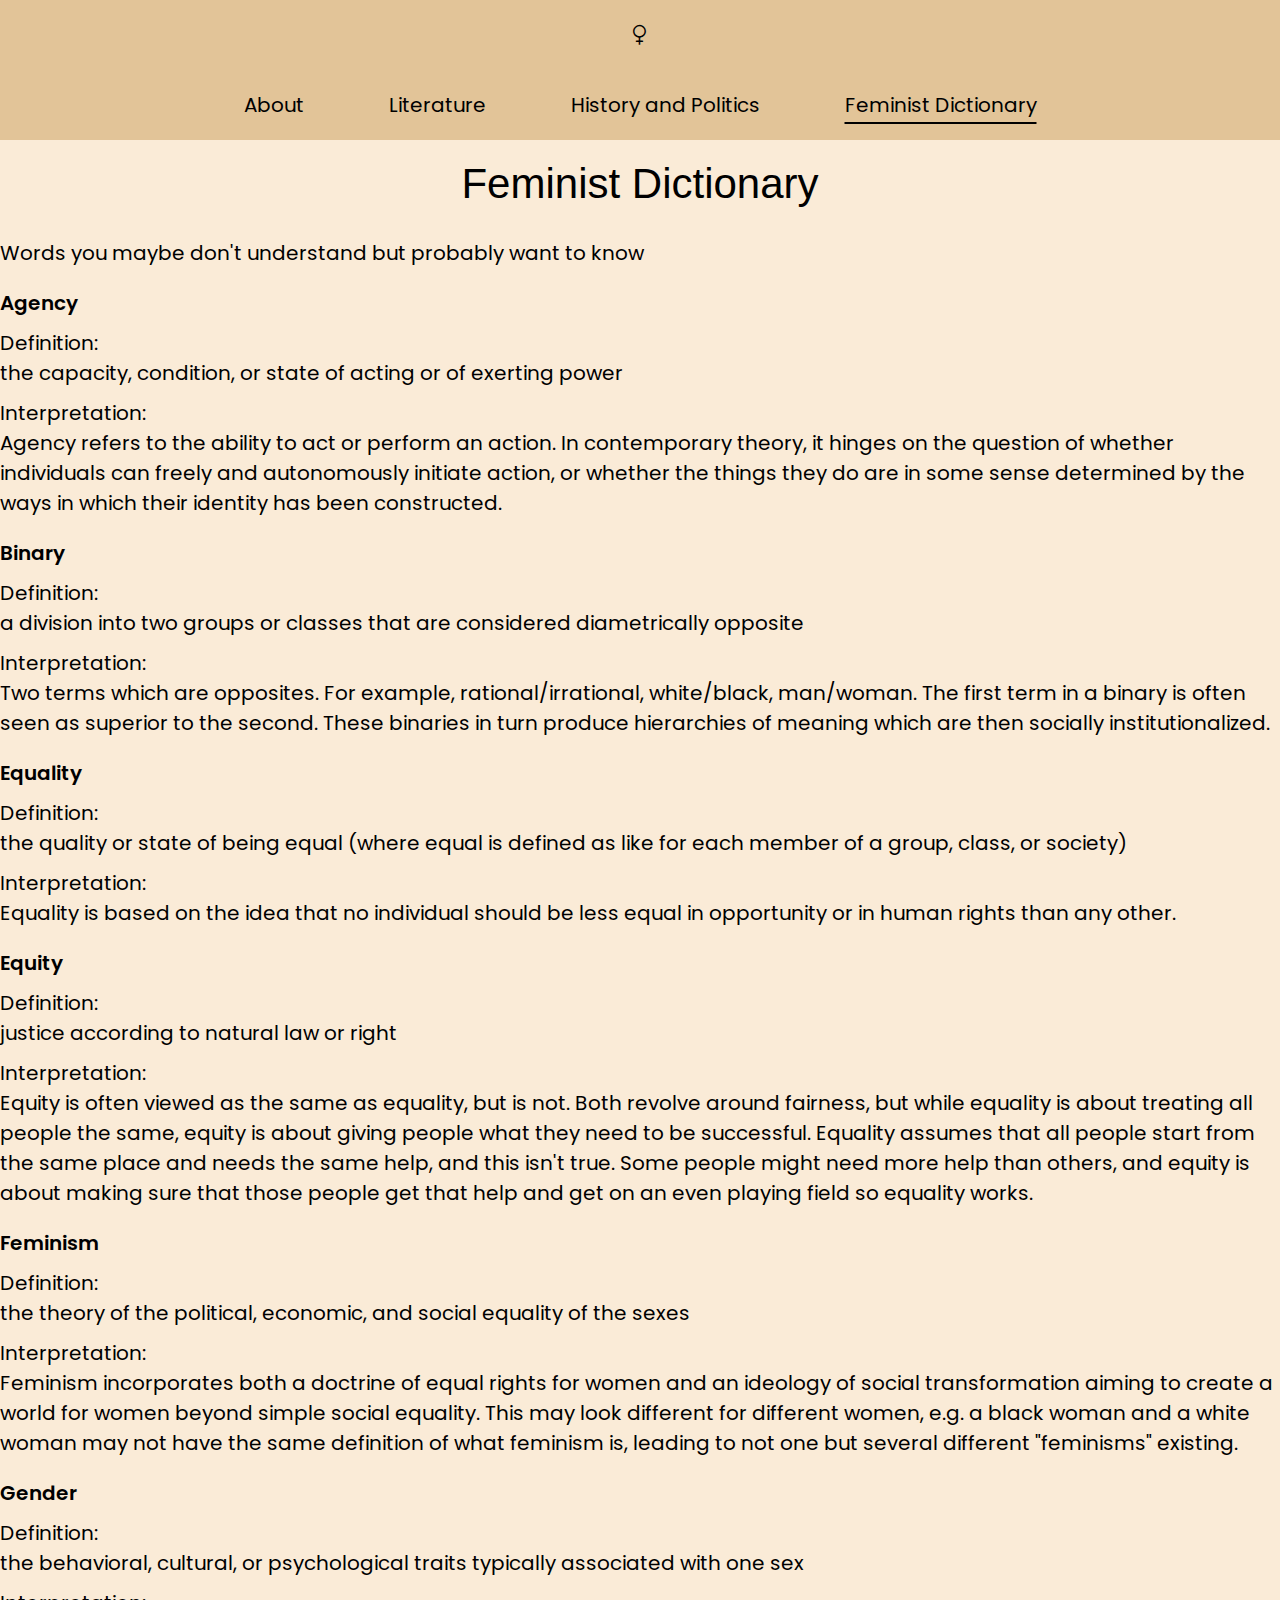
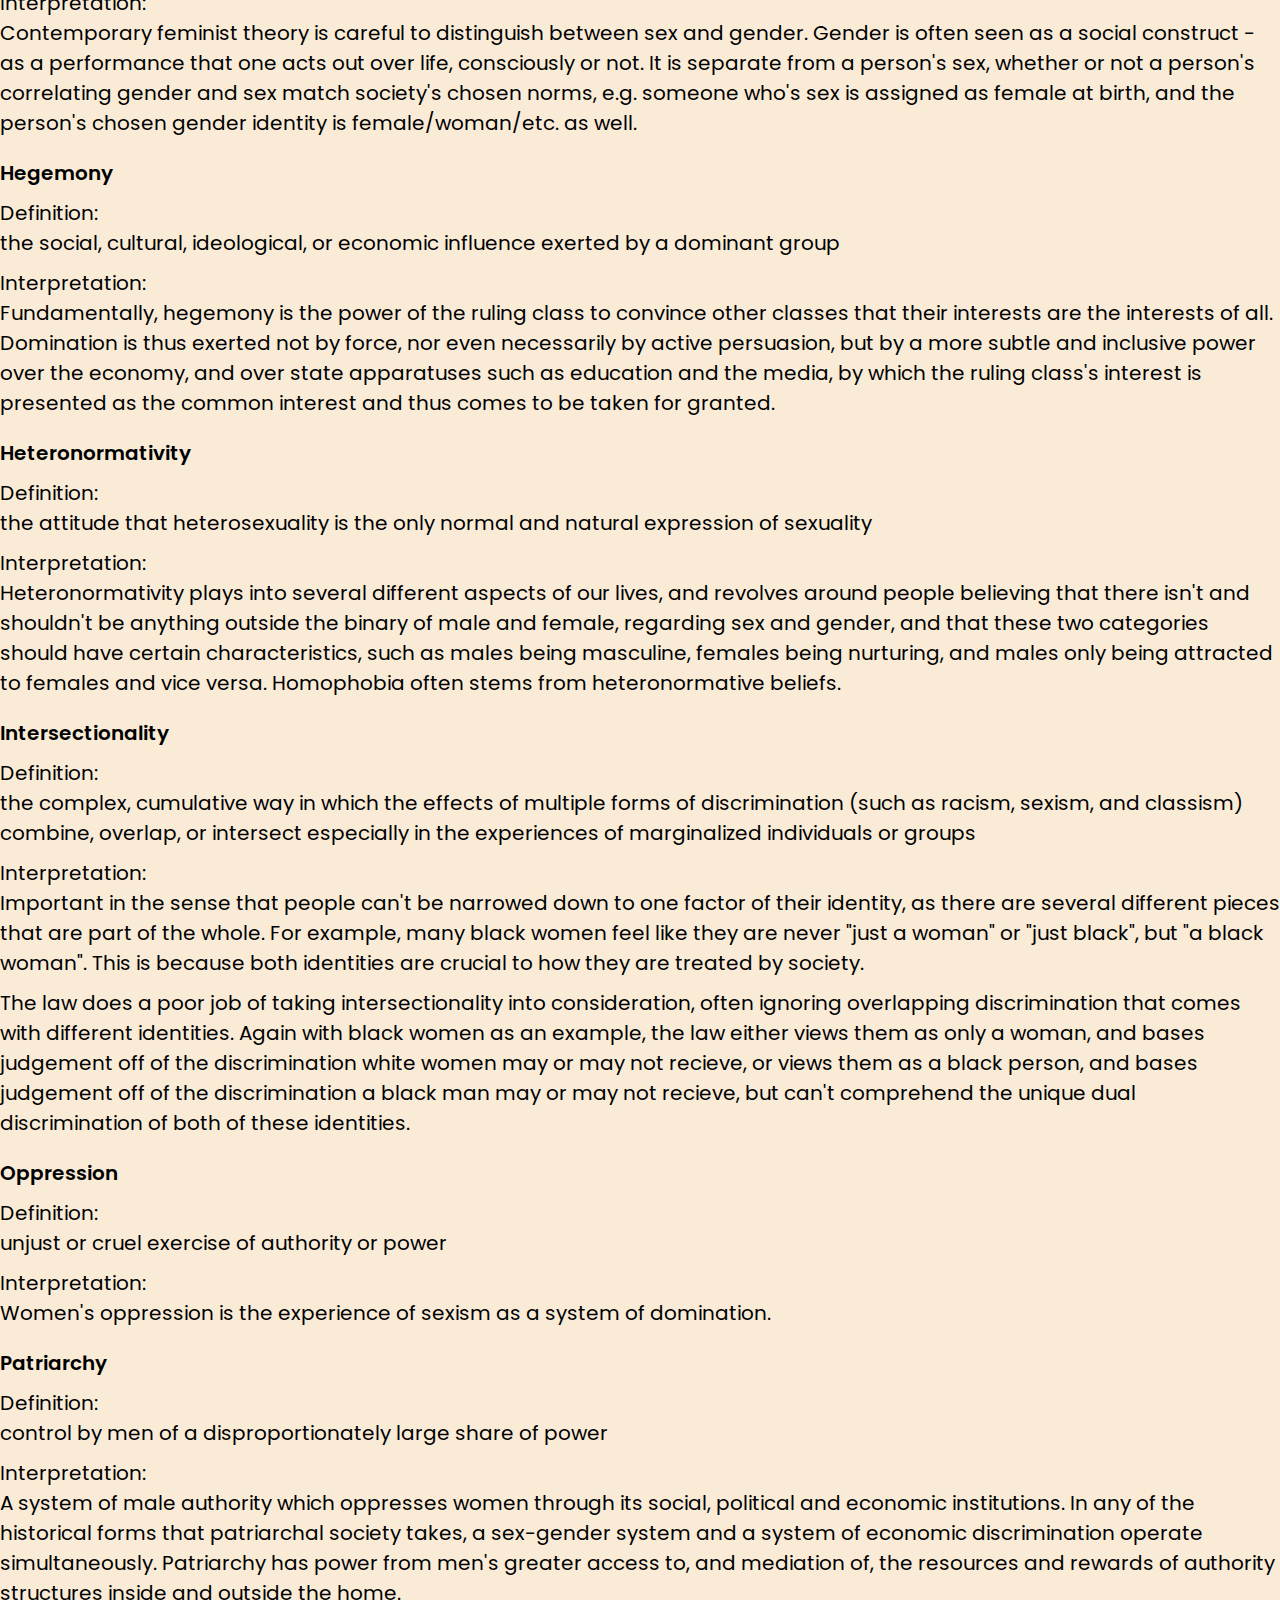
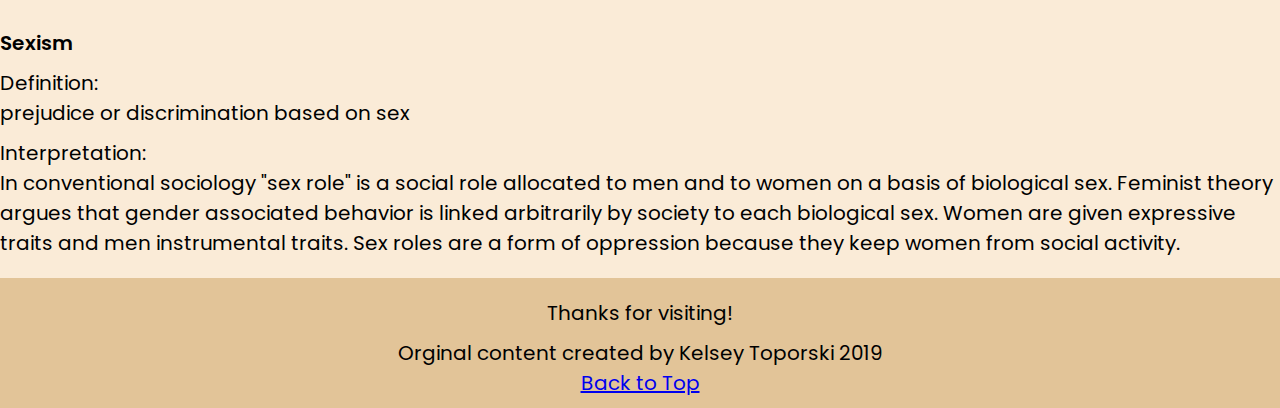
<file: femdict.html>
<!DOCTYPE html>
<html lang="en">
<head>
  <meta charset="UTF-8">

  <meta name="viewport" content="width=device-width, initial-scale=1.0">

  <!-- connects to the stylesheets -->
  <link rel="stylesheet" href="css/reset.css">
  <link rel="stylesheet" href="css/style.css">

  <!-- connect to a Google font -->  
  <link rel="stylesheet" href="https://fonts.googleapis.com/css?family=Poppins|Lato">
  <!-- connect to a Font Aweseom font -->
  <link rel="stylesheet" href="https://cdnjs.cloudflare.com/ajax/libs/font-awesome/4.7.0/css/font-awesome.min.css">
  <!-- connect to a favicon -->

  <title>Women's Web - Dictionary</title>
</head>

<body>
  <a class="skip-to-main" href= "#mainstuff">Skip to Main Content</a>
  <header>
    <nav>
      <a href="#home" class="active" aria-label="woman_icon">
        <i class="fa fa-venus"></i>
      </a>
        <ul id="nav-list">
          <li><a href="index.html">About</a></li>
          <li><a href="literature.html">Literature</a></li>
          <li><a href="history.html">History and Politics</a></li>
          <li><a class="current" href="femdict.html">Feminist Dictionary</a></li>
        </ul>
        <a href="javascript:void(0);" class="icon" onclick="myFunction()" aria-label="js_click">
          <i class="fa fa-bars"></i>
        </a>
    </nav>
      <!-- definitions from meriam webster -->
      <!-- interpretations from
            The Dictionary of Feminist Theory - Maggie Humm,
            Key Concepts In Post-Colonial Studies - Ashcroft, Bill, Gareth Griffiths, and Helen Tiffin,
            or myself -->
      <!-- interpretation of equity from https://everydayfeminism.com/2014/09/equality-is-not-enough/ -->
    
    <div class="title_line">
    <h1>Feminist Dictionary</h1>
    <p>Words you maybe don't understand but probably want to know</p>
  </div>

  </header>

  <main id="mainstuff">
  

      <!-- definitions from meriam webster -->
      <!-- interpretations from
            The Dictionary of Feminist Theory - Maggie Humm,
            Key Concepts In Post-Colonial Studies - Ashcroft, Bill, Gareth Griffiths, and Helen Tiffin,
            or myself -->
      <!-- interpretation of equity from https://everydayfeminism.com/2014/09/equality-is-not-enough/ -->
    <div class="flex-container"> 

      <!-- <dl> -->
      <div class="dict_child">
          <h3>
            Agency
          </h3>
          
            <p>
              Definition:<br>
              the capacity, condition, or state of acting or of exerting power
            </p>
          
            <p>
              Interpretation:<br>
              Agency refers to the ability to act or perform an action. In contemporary theory, it hinges on the question of whether individuals can freely and autonomously initiate action, or whether the things they do are in some sense determined by the ways in which their identity has been constructed.
            </p>
      </div>

        
        <div class="dict_child">
          <h3>
         Binary
          </h3>
          
            <p>
              Definition:<br>
              a division into two groups or classes that are considered diametrically opposite
            </p>
         
            <p>
              Interpretation:<br>
              Two terms which are opposites. For example, rational/irrational, white/black, man/woman. The first term in a binary is often seen as superior to the second. These binaries in turn produce hierarchies of meaning which are then socially institutionalized.
            </p>
          
        </div>
          
        <div class="dict_child">
          <h3>
            Equality
          </h3>
          
            <p>
              Definition:<br>
              the quality or state of being equal (where equal is defined as like for each member of a group, class, or society)
            </p>
       
            <p>
              Interpretation:<br>
              Equality is based on the idea that no individual should be less equal in opportunity or in human rights than any other.
            </p>
        </div>
        
          
        <div class="dict_child">
          <h3>
            Equity
          </h3>
          
            <p>
              Definition:<br>
              justice according to natural law or right
            </p>
      
            <p>
              Interpretation:<br>
              Equity is often viewed as the same as equality, but is not. Both revolve around fairness, but while equality is about treating all people the same, equity is about giving people what they need to be successful. Equality assumes that all people start from the same place and needs the same help, and this isn't true. Some people might need more help than others, and equity is about making sure that those people get that help and get on an even playing field so equality works.
            </p>
        </div>
        
          
        <div class="dict_child">
          <h3>
          Feminism
          </h3>
          
            <p>
              Definition:<br>
              the theory of the political, economic, and social equality of the sexes
            </p>
       
            <p>
              Interpretation:<br>
              Feminism incorporates both a doctrine of equal rights for women and an ideology of social transformation aiming to create a world for women beyond simple social equality. This may look different for different women, e.g. a black woman and a white woman may not have the same definition of what feminism is, leading to not one but several different "feminisms" existing.
            </p>
        </div>
       
          
        <div class="dict_child">
          <h3>
            Gender
          </h3>
          
            <p>
              Definition:<br>
              the behavioral, cultural, or psychological traits typically associated with one sex
            </p>

            <p>
              Interpretation:<br>
              Contemporary feminist theory is careful to distinguish between sex and gender. Gender is often seen as a social construct - as a performance that one acts out over life, consciously or not. It is separate from a person's sex, whether or not a person's correlating gender and sex match society's chosen norms, e.g. someone who's sex is assigned as female at birth, and the person's chosen gender identity is female/woman/etc. as well.
            </p>
          
        </div>
          
        <div class="dict_child">
          <h3>
           Hegemony
          </h3>
          
            <p>
              Definition:<br>
              the social, cultural, ideological, or economic influence exerted by a dominant group
            </p>
 
            <p>
              Interpretation:<br>
              Fundamentally, hegemony is the power of the ruling class to convince other classes that their interests are the interests of all.  Domination is thus exerted not by force, nor even necessarily by active persuasion, but by a more subtle and inclusive power over the economy, and over state apparatuses such as education and the media, by which the ruling class's interest is presented as the common interest and thus comes to be taken for granted.
            </p>
        </div>
          
        <div class="dict_child">
          <h3>
            Heteronormativity
          </h3>
          
            <p>
              Definition:<br>
              the attitude that heterosexuality is the only normal and natural expression of sexuality
            </p>
    
            <p>
              Interpretation:<br>
              Heteronormativity plays into several different aspects of our lives, and revolves around people believing that there isn't and shouldn't be anything outside the binary of male and female, regarding sex and gender, and that these two categories should have certain characteristics, such as males being masculine, females being nurturing, and males only being attracted to females and vice versa. Homophobia often stems from heteronormative beliefs.
            </p>
        </div>
        
          
        <div class="dict_child">
          <h3>
           Intersectionality
          </h3>
      
            <p>
              Definition:<br>
              the complex, cumulative way in which the effects of multiple forms of discrimination (such as racism, sexism, and classism) combine, overlap, or intersect especially in the experiences of marginalized individuals or groups
            </p>
    
            <p>
              Interpretation:<br>
              Important in the sense that people can't be narrowed down to one factor of their identity, as there are several different pieces that are part of the whole. For example, many black women feel like they are never "just a woman" or "just black", but "a black woman". This is because both identities are crucial to how they are treated by society.
            </p>
            <p>
              The law does a poor job of taking intersectionality into consideration, often ignoring overlapping discrimination that comes with different identities. Again with black women as an example, the law either views them as only a woman, and bases judgement off of the discrimination white women may or may not recieve, or views them as a black person, and bases judgement off of the discrimination a black man may or may not recieve, but can't comprehend the unique dual discrimination of both of these identities.
            </p>
          
        </div>
          
        <div class="dict_child">
          <h3>
           Oppression
          </h3>
          
            <p>
              Definition:<br>
              unjust or cruel exercise of authority or power
            </p>

            <p>
              Interpretation:<br>
              Women's oppression is the experience of sexism as a system of domination.
            </p>
        </div>
       
          
        <div class="dict_child">
          <h3>
           Patriarchy
          </h3>
         
            <p>
              Definition:<br>
              control by men of a disproportionately large share of power
            </p>

            <p>
              Interpretation:<br>
              A system of male authority which oppresses women through its social, political and economic institutions. In any of the historical forms that patriarchal society takes, a sex-gender system and a system of economic discrimination operate simultaneously. Patriarchy has power from men's greater access to, and mediation of, the resources and rewards of authority structures inside and outside the home.
            </p>
        </div>
             
          
        <div class="dict_child">
          <h3>
            Sexism
          </h3>
         
            <p>
              Definition:<br>
              prejudice or discrimination based on sex
            </p>

            <p>
              Interpretation:<br>
              In conventional sociology "sex role" is a social role allocated to men and to women on a basis of biological sex. Feminist theory argues that gender associated behavior is linked arbitrarily by society to each biological sex. Women are given expressive traits and men instrumental traits. Sex roles are a form of oppression because they keep women from social activity.
            </p>     
        </div>
      <!-- </dl> -->
    </div>  

    </main>
    <script>
      function myFunction() {
        var x = document.getElementById("nav-list");
        if (x.style.display === "block") {
          x.style.display = "none";
        } else {
          x.style.display = "block";
        }
      }
      </script>


    <footer>
      <p class="thanks">
        Thanks for visiting! <i class="far fa-grin"></i>
      </p>
      <p>Orginal content created by Kelsey Toporski 2019</p>

      <a href="#top" class="tops">Back to Top</a>
    </footer>

</body>
</html>
</file>
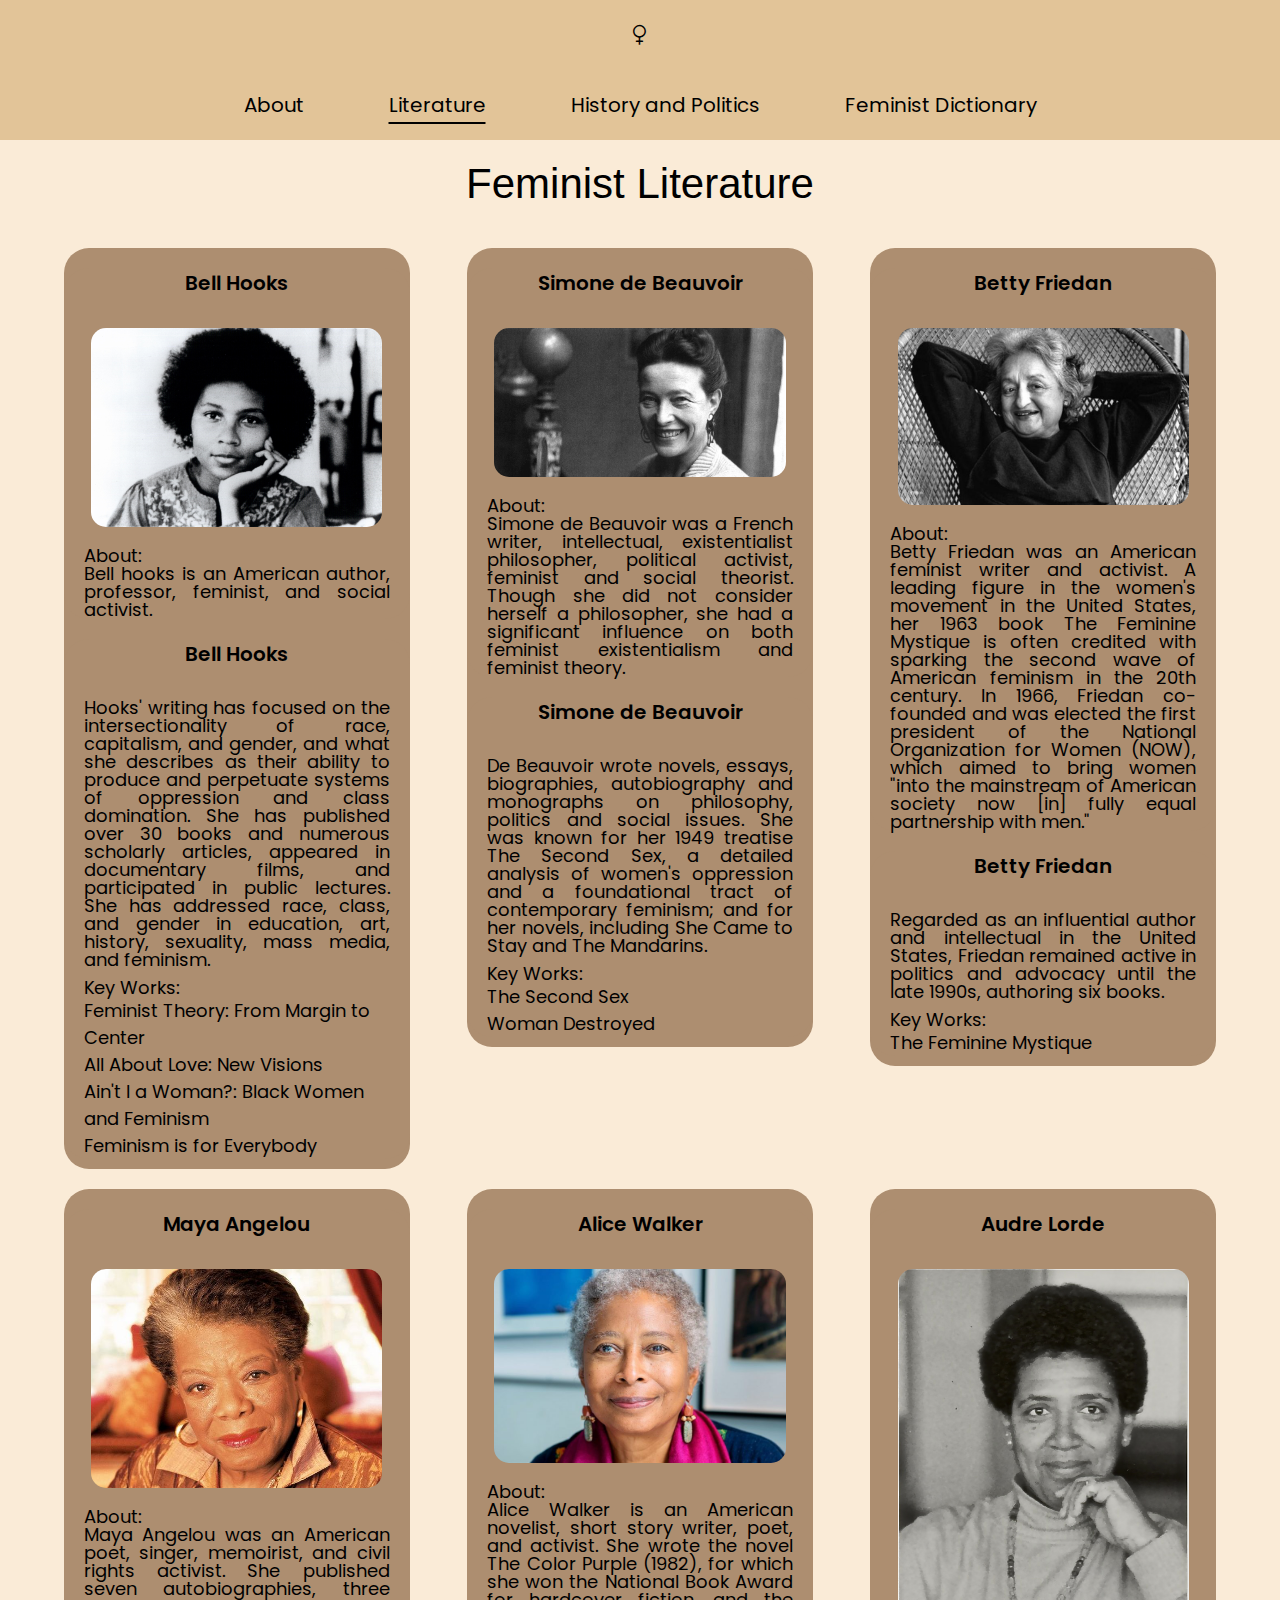
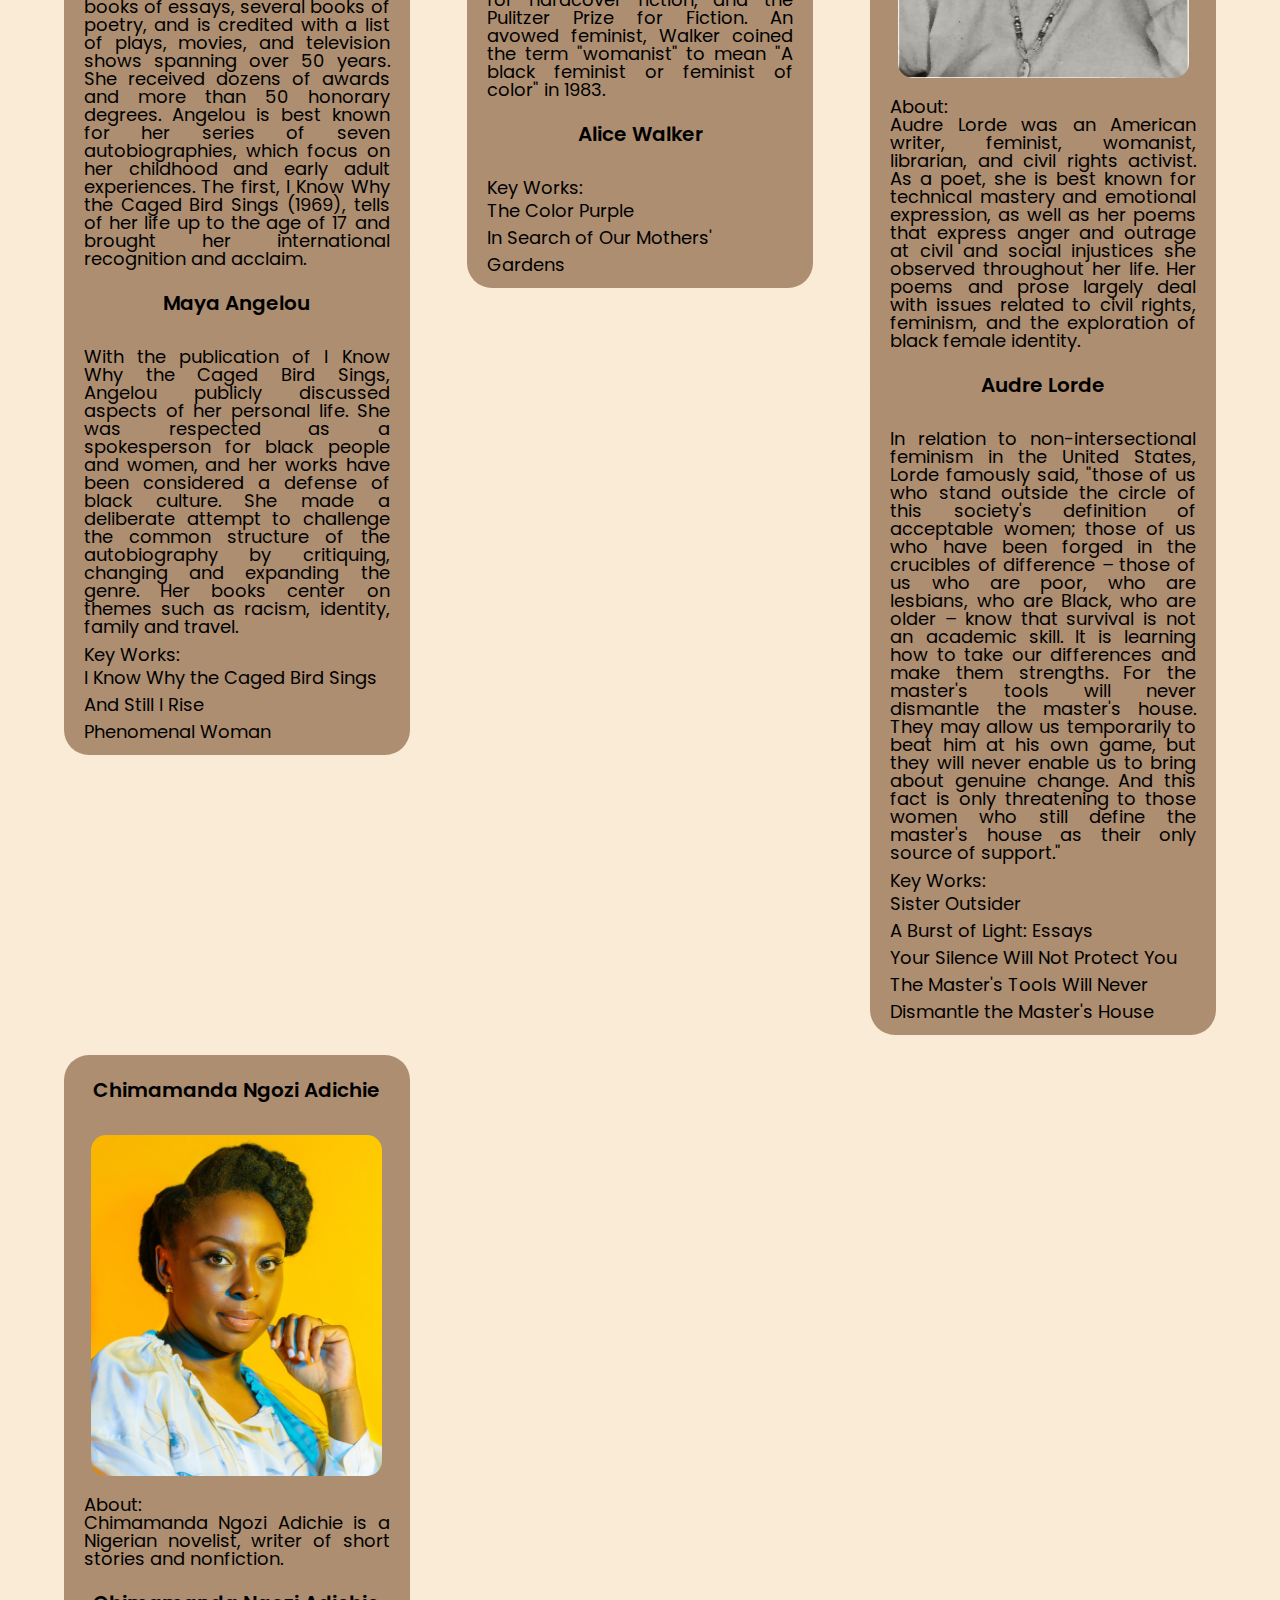
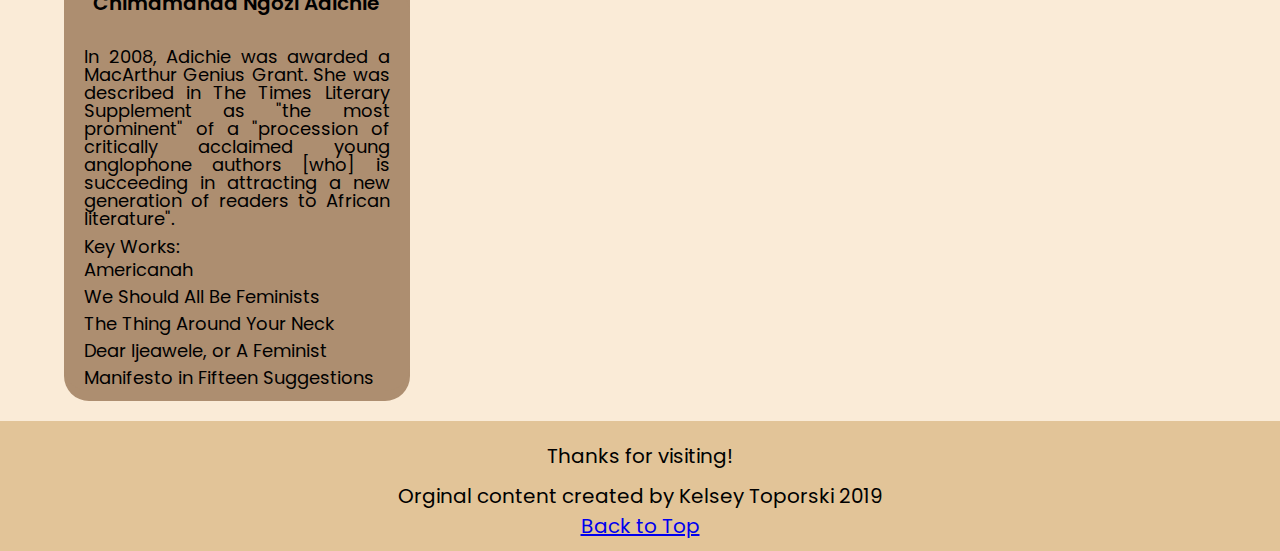
<file: literature.html>
<!DOCTYPE html>
<html lang="en">
<head>
  <meta charset="UTF-8">

  <meta name="viewport" content="width=device-width, initial-scale=1.0">

  <!-- connects to the stylesheets -->
  <link rel="stylesheet" href="css/reset.css">
  <link rel="stylesheet" href="css/style.css">

  <!-- connect to a Google font -->  
  <link rel="stylesheet" href="https://fonts.googleapis.com/css?family=Poppins|Lato">
  <!-- connect to a Font Aweseom font -->
  <link rel="stylesheet" href="https://cdnjs.cloudflare.com/ajax/libs/font-awesome/4.7.0/css/font-awesome.min.css">
  <!-- connect to a favicon -->

  <title>Women's Web - Literature</title>
</head>

<body>
  <a class="skip-to-main" href= "#mainstuff">Skip to Main Content</a>
  <header>
    <nav>
      <a href="#home" class="active" aria-label="woman_icon">
        <i class="fa fa-venus"></i>
      </a>
        <ul id="nav-list">
          <li><a href="index.html">About</a></li>
          <li><a class="current" href="literature.html">Literature</a></li>
          <li><a href="history.html">History and Politics</a></li>
          <li><a href="femdict.html">Feminist Dictionary</a></li>
        </ul>
        <a href="javascript:void(0);" class="icon" onclick="myFunction()" aria-label="js_click">
          <i class="fa fa-bars"></i>
        </a>
    </nav>
      <!-- definitions from meriam webster -->
      <!-- interpretations from
            The Dictionary of Feminist Theory - Maggie Humm,
            Key Concepts In Post-Colonial Studies - Ashcroft, Bill, Gareth Griffiths, and Helen Tiffin,
            or myself -->
      <!-- interpretation of equity from https://everydayfeminism.com/2014/09/equality-is-not-enough/ -->

    <h1>Feminist Literature</h1>
  </header>

  <main id="mainstuff">

    <section class="grid"> 
      <div class="card">
        <div class="front">
          <h3>Bell Hooks</h3>
          <img src="images/bell_hooks.jpg" alt="Image of bell hooks">
          <p class="card-about">
            About: <br>
            Bell hooks is an American author, professor, feminist, and social activist.
          </p>
        </div>

        <div class="back">
          <h3>Bell Hooks</h3>
          <p class="card-about">
            Hooks' writing has focused on the intersectionality of race, capitalism, and gender, and what she describes as their ability to produce and perpetuate systems of oppression and class domination. She has published over 30 books and numerous scholarly articles, appeared in documentary films, and participated in public lectures. She has addressed race, class, and gender in education, art, history, sexuality, mass media, and feminism. <br>
          </p>
  
          <p>
            Key Works:
          <ul>
            <li>Feminist Theory: From Margin to Center</li>
            <li>All About Love: New Visions</li>
            <li>Ain't I a Woman?: Black Women and Feminism</li>
            <li>Feminism is for Everybody</li>
          </ul>
          </p>
        </div>
      </div>
      

      <div class="card">
        <div class="front">
          <h3>Simone de Beauvoir</h3>
          <img src="images/simone_db.jpg" alt="Image of Simone de Beauvoir" class="animate">
          <p class="card-about">
            About: <br>
          Simone de Beauvoir was a French writer, intellectual, existentialist philosopher, political activist, feminist and social theorist. Though she did not consider herself a philosopher, she had a significant influence on both feminist existentialism and feminist theory.
          </p>
        </div>

        <div class="back">
          <h3>Simone de Beauvoir</h3>
          <p class="card-about">
            De Beauvoir wrote novels, essays, biographies, autobiography and monographs on philosophy, politics and social issues. She was known for her 1949 treatise The Second Sex, a detailed analysis of women's oppression and a foundational tract of contemporary feminism; and for her novels, including She Came to Stay and The Mandarins. <br>
          </p>
  
          <p>
            Key Works:
          <ul>
            <li>The Second Sex</li>
            <li>Woman Destroyed</li>
          </ul>
          </p>
        </div>
      </div>

      <div class="card">
        <div class="front">
          <h3>Betty Friedan</h3>
          <img src="images/betty_friedan.jpg" alt="Image of Betty Friedan">
          <p class="card-about">
            About: <br>
            Betty Friedan was an American feminist writer and activist. A leading figure in the women's movement in the United States, her 1963 book The Feminine Mystique is often credited with sparking the second wave of American feminism in the 20th century. In 1966, Friedan co-founded and was elected the first president of the National Organization for Women (NOW), which aimed to bring women "into the mainstream of American society now [in] fully equal partnership with men."
          </p>
        </div>

        <div class="back">
          <h3>Betty Friedan</h3>
          <p class="card-about">
            Regarded as an influential author and intellectual in the United States, Friedan remained active in politics and advocacy until the late 1990s, authoring six books. <br>
          </p>
  
          <p>
            Key Works:
          <ul>
            <li>The Feminine Mystique</li>
          </ul>
          </p>
        </div>
      </div>

      <div class="card">
        <div class="front">
          <h3>Maya Angelou</h3>
          <img src="images/maya_angelou.jpg" alt="Image of Maya Angelou">
          <p class="card-about">
            About: <br>
            Maya Angelou was an American poet, singer, memoirist, and civil rights activist. She published seven autobiographies, three books of essays, several books of poetry, and is credited with a list of plays, movies, and television shows spanning over 50 years. She received dozens of awards and more than 50 honorary degrees. Angelou is best known for her series of seven autobiographies, which focus on her childhood and early adult experiences. The first, I Know Why the Caged Bird Sings (1969), tells of her life up to the age of 17 and brought her international recognition and acclaim.
          </p>
        </div>

        <div class="back">
          <h3>Maya Angelou</h3>
          <p class="card-about">
            With the publication of I Know Why the Caged Bird Sings, Angelou publicly discussed aspects of her personal life. She was respected as a spokesperson for black people and women, and her works have been considered a defense of black culture. She made a deliberate attempt to challenge the common structure of the autobiography by critiquing, changing and expanding the genre. Her books center on themes such as racism, identity, family and travel. <br>
          </p>
  
          <p>
            Key Works:
          <ul>
            <li>I Know Why the Caged Bird Sings</li>
          <li>And Still I Rise</li>
          <li>Phenomenal Woman</li>
          </ul>
          </p>
        </div>
      </div>

      <div class="card">
        <div class="front">
          <h3>Alice Walker</h3>
          <img src="images/alice_walker.jpg" alt="Image of Alice Walker">
          <p class="card-about">
            About: <br>
            Alice Walker is an American novelist, short story writer, poet, and activist. She wrote the novel The Color Purple (1982), for which she won the National Book Award for hardcover fiction, and the Pulitzer Prize for Fiction. An avowed feminist, Walker coined the term "womanist" to mean "A black feminist or feminist of color" in 1983.
          </p>
        </div>

        <div class="back">
          <h3>Alice Walker</h3>
  
          <p>
            Key Works:
          <ul>
            <li>The Color Purple</li>
            <li>In Search of Our Mothers' Gardens</li>
          </ul>
          </p>
        </div>
      </div>

      <div class="card">
        <div class="front">
          <h3>Audre Lorde</h3>
          <img src="images/audre_lorde.jpg" alt="Image of Audre Lorde">
          <p class="card-about">
            About: <br>
            Audre Lorde was an American writer, feminist, womanist, librarian, and civil rights activist. As a poet, she is best known for technical mastery and emotional expression, as well as her poems that express anger and outrage at civil and social injustices she observed throughout her life. Her poems and prose largely deal with issues related to civil rights, feminism, and the exploration of black female identity.
          </p>
        </div>

        <div class="back">
          <h3>Audre Lorde</h3>
          <p class="card-about">
            In relation to non-intersectional feminism in the United States, Lorde famously said, "those of us who stand outside the circle of this society's definition of acceptable women; those of us who have been forged in the crucibles of difference – those of us who are poor, who are lesbians, who are Black, who are older – know that survival is not an academic skill. It is learning how to take our differences and make them strengths. For the master's tools will never dismantle the master's house. They may allow us temporarily to beat him at his own game, but they will never enable us to bring about genuine change. And this fact is only threatening to those women who still define the master's house as their only source of support." <br>
          </p>
  
          <p>
            Key Works:
          <ul>
            <li>Sister Outsider</li>
            <li>A Burst of Light: Essays</li>
            <li>Your Silence Will Not Protect You</li>
            <li>The Master's Tools Will Never Dismantle the Master's House</li>
          </ul>
          </p>
        </div>
      </div>

      <div class="card">
        <div class="front">
          <h3>Chimamanda Ngozi Adichie</h3>
          <img src="images/chimamanda.jpg" alt="Image of Chimamanda Ngozi Adichie">
          <p class="card-about">
            About: <br>
            Chimamanda Ngozi Adichie is a Nigerian novelist, writer of short stories and nonfiction.
          </p>
        </div>

        <div class="back">
          <h3>Chimamanda Ngozi Adichie</h3>
          <p class="card-about">
            In 2008, Adichie was awarded a MacArthur Genius Grant. She was described in The Times Literary Supplement as "the most prominent" of a "procession of critically acclaimed young anglophone authors [who] is succeeding in attracting a new generation of readers to African literature". <br>
          </p>
  
          <p>
            Key Works:
          <ul>
            <li>Americanah</li>
            <li>We Should All Be Feminists</li>
            <li>The Thing Around Your Neck</li>
            <li>Dear Ijeawele, or A Feminist Manifesto in Fifteen Suggestions</li>
          </ul>
          </p>
        </div>
      </div>
    </section>

    
      <!-- <div class="grid">
      <div>
      <h3>Bell Hooks</h3> 
      <img src="images/bell_hooks.jpg"  width="200" alt="Image of bell hooks">

        <p>
          About: <br>
          Bell hooks is an American author, professor, feminist, and social activist.
        </p>
        <p>
          Hooks' writing has focused on the intersectionality of race, capitalism, and gender, and what she describes as their ability to produce and perpetuate systems of oppression and class domination. She has published over 30 books and numerous scholarly articles, appeared in documentary films, and participated in public lectures. She has addressed race, class, and gender in education, art, history, sexuality, mass media, and feminism. <br>
        </p>

        <p>
          Key Works:
        <ul>
          <li>Feminist Theory: From Margin to Center</li>
          <li>All About Love: New Visions</li>
          <li>Ain't I a Woman?: Black Women and Feminism</li>
          <li>Feminism is for Everybody</li>
        </ul>
        </p>
      </div>

      <div>
      <h3>Simone de Beauvoir</h3>
      <img src="images/simone_db.jpg"  width="200" alt="Image of Simone de Beauvoir">
      
        <p>
          About: <br>
          Simone de Beauvoir was a French writer, intellectual, existentialist philosopher, political activist, feminist and social theorist. Though she did not consider herself a philosopher, she had a significant influence on both feminist existentialism and feminist theory.
        </p>
        <p>
          De Beauvoir wrote novels, essays, biographies, autobiography and monographs on philosophy, politics and social issues. She was known for her 1949 treatise The Second Sex, a detailed analysis of women's oppression and a foundational tract of contemporary feminism; and for her novels, including She Came to Stay and The Mandarins. <br>
        </p>
        <p>
      Key Works:
        <ul>
          <li>The Second Sex</li>
          <li>Woman Destroyed</li>
        </ul>
        </p>
      </div>

      <div>
      <h3>Betty Friedan</h3>
      <img src="images/betty_friedan.jpg"  width="200" alt="Image of Betty Friedan">
      
        <p>
          About: <br>
          Betty Friedan was an American feminist writer and activist. A leading figure in the women's movement in the United States, her 1963 book The Feminine Mystique is often credited with sparking the second wave of American feminism in the 20th century. In 1966, Friedan co-founded and was elected the first president of the National Organization for Women (NOW), which aimed to bring women "into the mainstream of American society now [in] fully equal partnership with men."
        </p>
        <p>
          Regarded as an influential author and intellectual in the United States, Friedan remained active in politics and advocacy until the late 1990s, authoring six books. <br>
        </p>

        <p>
      Key Works:
        <ul>
          <li>The Feminine Mystique</li>
        </ul>
      </p>
      </div>

      <div>
      <h3>Maya Angelou</h3>
      <img src="images/maya_angelou.jpg"  width="200" alt="Image of Maya Angelou">
      About:
        <p>
          Maya Angelou was an American poet, singer, memoirist, and civil rights activist. She published seven autobiographies, three books of essays, several books of poetry, and is credited with a list of plays, movies, and television shows spanning over 50 years. She received dozens of awards and more than 50 honorary degrees. Angelou is best known for her series of seven autobiographies, which focus on her childhood and early adult experiences. The first, I Know Why the Caged Bird Sings (1969), tells of her life up to the age of 17 and brought her international recognition and acclaim.
        </p>
        <p>
          With the publication of I Know Why the Caged Bird Sings, Angelou publicly discussed aspects of her personal life. She was respected as a spokesperson for black people and women, and her works have been considered a defense of black culture. She made a deliberate attempt to challenge the common structure of the autobiography by critiquing, changing and expanding the genre. Her books center on themes such as racism, identity, family and travel.
        </p>
      Key Works:
        <ul>
          <li>I Know Why the Caged Bird Sings</li>
          <li>And Still I Rise</li>
          <li>Phenomenal Woman</li>
        </ul>
      </div>



      <div>
      <h3>Alice Walker</h3>
      <img src="images/alice_walker.jpg"  width="200" alt="Image of Alice Walker">
      About:
        <p>
          Alice Walker is an American novelist, short story writer, poet, and activist. She wrote the novel The Color Purple (1982), for which she won the National Book Award for hardcover fiction, and the Pulitzer Prize for Fiction. An avowed feminist, Walker coined the term "womanist" to mean "A black feminist or feminist of color" in 1983.
        </p>
      Key Works:
        <ul>
          <li>The Color Purple</li>
          <li>In Search of Our Mothers' Gardens</li>
        </ul>
      </div>

      <div>
      <h3>Audre Lorde</h3>
      <img src="images/audre_lorde.jpg"  width="200" alt="Image of Audre Lorde">
      About:
        <p>
          Audre Lorde was an American writer, feminist, womanist, librarian, and civil rights activist. As a poet, she is best known for technical mastery and emotional expression, as well as her poems that express anger and outrage at civil and social injustices she observed throughout her life. Her poems and prose largely deal with issues related to civil rights, feminism, and the exploration of black female identity.
        </p>
        <p>
          In relation to non-intersectional feminism in the United States, Lorde famously said, "those of us who stand outside the circle of this society's definition of acceptable women; those of us who have been forged in the crucibles of difference – those of us who are poor, who are lesbians, who are Black, who are older – know that survival is not an academic skill. It is learning how to take our differences and make them strengths. For the master's tools will never dismantle the master's house. They may allow us temporarily to beat him at his own game, but they will never enable us to bring about genuine change. And this fact is only threatening to those women who still define the master's house as their only source of support."
        </p>
      Key Works:
        <ul>
          <li>Sister Outsider</li>
          <li>A Burst of Light: Essays</li>
          <li>Your Silence Will Not Protect You</li>
          <li>The Master's Tools Will Never Dismantle the Master's House</li>
        </ul>
      </div>

      <div>
      <h3>Chimamanda Ngozi Adichie</h3>
      <img src="images/chimamanda.jpg"  width="200" alt="Image of Chimamanda Ngozi Adichie">
      About:
        <p>
          Chimamanda Ngozi Adichie is a Nigerian novelist, writer of short stories and nonfiction.
        </p>
        <p>
          In 2008, Adichie was awarded a MacArthur Genius Grant. She was described in The Times Literary Supplement as "the most prominent" of a "procession of critically acclaimed young anglophone authors [who] is succeeding in attracting a new generation of readers to African literature".
        </p>
      Key Works:
        <ul>
          <li>Americanah</li>
          <li>We Should All Be Feminists</li>
          <li>The Thing Around Your Neck</li>
          <li>Dear Ijeawele, or A Feminist Manifesto in Fifteen Suggestions</li>
        </ul>
      </div>

      <div>
      <h3>Roxane Gay</h3>
      <img src="images/roxane_gay.jpg"  width="200" alt="Image of Roxane Gay">
      About:
        <p>
          Roxane Gay is an American writer, professor, editor, and commentator.
        </p>
        <p>
          Gay is a contributing opinion writer at The New York Times, founder of Tiny Hardcore Press, essays editor for The Rumpus, and co-editor of PANK, a nonprofit literary arts collective.
        </p>
      Key Works:
        <ul>
          <li>Bad Feminist</li>
          <li>Hunger</li>
          <li>Not That Bad: Dispatches from Rape Culture</li>
          <li>Difficult Women</li>
        </ul>
      </div>

      <div>
      <h3>Rebecca Solnit</h3>
      <img src="images/rebecca_solnit.jpg"  width="200" alt="Image of Rebecca Solnit">
      About:
        <p>
          Rebecca Solnit is an American writer. She has written on a variety of subjects, including the environment, politics, place, and art.
        </p>
        <p>
          Solnit has worked on environmental and human rights campaigns since the 1980s, and is the author of seventeen books as well as essays in numerous museum catalogs and anthologies.
        </p>
      Key Works:
        <ul>
          <li>Men Explain Things to Me</li>
          <li>Hope in the Dark</li>
          <li>The Mother of all Questions</li>
          <li>The Faraway Nearby</li>
        </ul>
      </div>

      <div>
      <h3>Judith Butler</h3>
      <img src="images/judith_butler.jpg"  width="200" alt="Image of Judith Butler">
      About:
        <p>
          Judith Butler is an American philosopher and gender theorist whose work has influenced political philosophy, ethics and the fields of third-wave feminist, queer and literary theory.
        </p>
        <p>
          Butler is best known for her books Gender Trouble: Feminism and the Subversion of Identity (1990) and Bodies That Matter: On the Discursive Limits of Sex (1993), in which she challenges conventional notions of gender and develops her theory of gender performativity. This theory has had a major influence on feminist and queer scholarship.
        </p>
        <p>
          Butler has supported lesbian and gay rights movements and has spoken out on many contemporary political issues.
        </p>
      Key Works:
        <ul>
          <li>Gender Trouble: Feminism and the Subversion of Identity</li>
          <li>Undoing Gender</li>
          <li>Bodies that Matter: On the Discursive Limits of Sex</li>
          <li>Precarious Life</li>
        </ul>
      </div>

      <div>
      <h3>Virginia Woolf</h3>
      <img src="images/virginia_woolf.jpg"  width="200" alt="Image of Virginia Woolf">
      About:
        <p>
          Virginia Woolf was an English writer, considered one of the most important modernist 20th-century authors and a pioneer in the use of stream of consciousness as a narrative device.
        </p>
        <p>
          Throughout her life, Woolf was troubled by bouts of mental illness, which included being institutionalised and attempting suicide. Her illness is considered to have been bipolar disorder, for which there was no effective intervention at the time. Eventually in 1941 she committed suicide by putting rocks in her pockets and drowning herself in a river, at the age of 59.
        </p>
        <p>
          Woolf became one of the central subjects of the 1970s movement of feminist criticism, and her works have since garnered much attention and widespread commentary for "inspiring feminism", an aspect of her writing that was unheralded earlier. Some of her writing has been considered offensive and has been criticised for a number of complex and controversial views, including anti-semitism and elitism.
        </p>
      Key Works:
        <ul>
          <li>A Room of One's Own</li>
          <li>The Waves</li>
          <li>Mrs Dalloway</li>
          <li>To the Lighthouse</li>
        </ul>
      </div>

      <div>
      <h3>Jane Austen</h3>
      <img src="images/jane_austen.jpg"  width="200" alt="Image of Jane Austen">
      About:
        <p>
          Jane Austen was an English novelist known primarily for her six major novels, which interpret, critique and comment upon the British landed gentry at the end of the 18th century. Austen's plots often explore the dependence of women on marriage in the pursuit of favourable social standing and economic security. Her use of biting irony, along with her realism, humour, and social commentary, have long earned her acclaim among critics, scholars, and popular audiences alike.
        </p>
      Key Works:
        <ul>
          <li>Pride and Prejudice</li>
          <li>Emma</li>
          <li>Persuasion</li>
          <li>Sense and Sensibility</li>
        </ul>
      </div>

      <div>
      <h3>Charlotte, Emily, and Anne Brontë</h3>
      <img src="images/bronte_sisters.jpg"  width="200" alt="Image of Charlotte, Emily, and Anne Brontë">
      About:
        <p>
          The Brontës were a nineteenth-century literary family from England. The sisters, Charlotte, Emily, and Anne, are well known as poets and novelists. Like many contemporary female writers, they originally published their poems and novels under male pseudonyms: Currer, Ellis, and Acton Bell. Their stories immediately attracted attention for their passion and originality. Charlotte's Jane Eyre was the first to know success, while Emily's Wuthering Heights, Anne's The Tenant of Wildfell Hall and other works were later to be accepted as masterpieces of literature.
        </p>
      Key Works:
        <ul>
          <li>Jane Eyre (Charlotte)</li>
          <li>Wuthering Heights (Emily)</li>
          <li>The Tenant of Wildfell Hall (Anne)</li>
        </ul>
      </div>

      <div>
      <h3>Emily Dickinson</h3>
      <img src="images/emily_d.jpg"  width="200" alt="Image of Emily Dickinson">
      About:
        <p>
          Emily Dickinson was an American poet.
        </p>
        <p>
          Dickinson lived much of her life in reclusive isolation. Considered an eccentric by locals, she developed a noted penchant for white clothing and became known for her reluctance to greet guests or, later in life, to even leave her bedroom. Dickinson never married, and most friendships between her and others depended entirely upon correspondence. She was a recluse for the later years of her life.
        </p>
        <p>
          While Dickinson was a prolific private poet, fewer than a dozen of her nearly 1,800 poems were published during her lifetime. Many of her poems deal with themes of death and immortality, two recurring topics in letters to her friends.
        </p>
      Key Works:
        <ul>
          <li>Because I could not stop for Death</li>
          <li>Success is Counted Sweetest</li>
        </ul>
      </div>

      <div>
      <h3>Phillis Wheatley</h3>
      <img src="images/phillis_w.jpg"  width="200" alt="Image of Phillis Wheatley">
      About:
        <p>
          Phillis Wheatley was the first published African-American female poet. Born in West Africa, she was sold into slavery at the age of seven or eight and transported to North America. She was purchased by the Wheatley family of Boston, who taught her to read and write and encouraged her poetry when they saw her talent.
        </p>
        <p>
          Wheatley was emancipated shortly after the publication of her book. She married in 1778, but after the inprisonment and death of her hsuband, fell into poverty and died of illness.
        </p>
      Key Works:
        <ul>
          <li>On Being Brought from Africa to America</li>
        </ul>
      </div>

      <div>
      <h3>J.K. Rowling</h3>
      <img src="images/jk_rowling.jpg"  width="200" alt="Image of J.K. Rowling">
      About:
        <p>
          J. K. Rowling is a British novelist, philanthropist, film producer, television producer and screenwriter, best known for writing the Harry Potter fantasy series. The books have won multiple awards, and sold more than 500 million copies, becoming the best-selling book series in history.
        </p>
        <p>
          Rowling has lived a "rags to riches" life story, in which she progressed from living on state benefits to being the world's first billionaire author. She lost her billionaire status after giving away much of her earnings to charity, but remains one of the wealthiest people in the world. She has supported charities, including Comic Relief, One Parent Families and Multiple Sclerosis Society of Great Britain, and launched her own charity, Lumos.
        </p>
      Key Works:
        <ul>
          <li>All things Harry Potter</li>
        </ul>
      </div>

      <div>
      <h3>Agatha Christie</h3>
      <img src="images/agatha.jpg"  width="200" alt="Image of Agatha Christie">
      About:
        <p>
          Agatha Christie was an English writer. She is known for her 66 detective novels and 14 short story collections. Christie also wrote the world's longest-running play, a murder mystery, The Mousetrap, and, under the pen name Mary Westmacott, six romances.
        </p>
        <p>
          Guinness World Records lists Christie as the best-selling novelist of all time. Her novels have sold roughly 2 billion copies, and her estate claims that her works come third in the rankings of the world's most-widely published books, behind only Shakespeare's works and the Bible.
        </p>
      Key Works:
        <ul>
          <li>And Then There Were None</li>
          <li>Murder on the Orient Express</li>
          <li>The A.B.C. Murders</li>
          <li>The Murder of Roger Ackroyd</li>
        </ul>
      </div>
    </div> -->
    </main>

    <script>
      function myFunction() {
        var x = document.getElementById("nav-list");
        if (x.style.display === "block") {
          x.style.display = "none";
        } else {
          x.style.display = "block";
        }
      }
      </script>

    <footer>
      <p class="thanks">
        Thanks for visiting! <i class="far fa-grin"> </i>
      </p>
      <p>Orginal content created by Kelsey Toporski 2019</p>
      <a href="#top" class="tops">Back to Top</a>

    </footer>
  </body>
</html>
</file>
<file: css/style.css>
body{
    background-color: antiquewhite;
    font-family: 'Poppins', 'Lato', sans-serif;
    margin: 0%;
    font-size: 125%;
}

h1{
    font-family: Verdana, Geneva, Tahoma, sans-serif;
    text-align: center;
    font-size: 42px;
    /* padding-left: 40px; */
    margin-bottom: 30px;
    margin-top: 20px;
}

h2{
    font-family: Verdana, Geneva, Tahoma, sans-serif;
    font-size: 18px;
}

h3 {
    font-weight: 600;
    margin-top: 20px;
}

nav {

    background-color: #e2c498;
    list-style: none;
    text-align: center;
}

nav li {
    display:inline;
}

nav a{
    display:inline-block;
    padding:20px;
    color: black;
    text-decoration: none;
    font-size: 20px;
    width: auto;
}

nav a.current {
    text-decoration-line: underline;
    text-underline-offset: 10px;
}

.grid {
    width: 90%;
    margin: auto;
    display: grid;
    grid-template-columns: 30% 30% 30%;
    justify-content: space-between;
    row-gap: 20px;
    border-radius: 25px;
    margin-top: 40px;
    align-items: baseline;
}

.grid div{
    border-radius: 25px;
    background-color: #AD8E70;
   
    
}

.grid div h3 {
    text-align: center;
    padding-bottom: 20px;
}

.grid div p {
    line-height: 1;
    font-size: 18px;
    padding-left: 20px;
    padding-right: 20px;
    text-align: justify;

}

.grid img{
    width: 90%;
    height: auto;
    display: block;
    margin: auto;
    border-radius: 25px;
    padding: 10px;
}

img{
    width: 100%;
    height: auto;
    /* display: block; */
    margin: auto;
    margin-top: 20px;
}

img:hover {
    border: 2px solid black;
}

.banner {
    width: 100%;
}

p{
    line-height: 1.5;
    margin-top: 10px;
}

li {
    font-size: 18px;
    padding-left: 20px;
    padding-right: 20px;
}

.intro, .literature, .history_politics, .feminist, .disclaimer {
    width: 70%;
    text-align: justify;
    margin: auto;
    padding-top: 40px;
}



.skip-to-main {

  left: 1%;
  position: absolute;
  transform: translateY(-150%);
  background: #ffffff;
  height: 30px;
  padding: 8px;
}

.skip-to-main:focus {
    transform: translateY(0%);
}

footer {
    background-color: #e2c498;
    padding: 10px;
    margin-top: 20px;
    text-align: center;
}

.icon {
    display: none;
}

section {
    display: flex;
    flex-direction: row;
    flex-wrap: wrap;
    justify-content: space-between;
    align-items: center;
    margin: 1em;
}

 

/* ------------------------------------------------------------*/


@media screen and (min-width: 300px) and (max-width: 450px){ 
    
    body {
        background-image: url('../images/pngkey\ 1.png');
        font-family: 'Poppins', 'Lato', sans-serif;
        font-size: 14px;
    }

    /* nav {

        background-color: #e2c498;
        list-style: none;
        text-align: center;
    } */

    nav {
        overflow: hidden;
        background-color: #e2c498;
        position: relative;
    }

    nav a {
        font-size: 12px;
        padding-left: 15px;
        display: flex;
        flex-direction: column;
    }

    nav li {
        padding-left: 5%;
        width: 50%;
    }

    #nav-list {
        display: none;
    }

    
    nav a.icon {
        background: #e2c498;
        display: block;
        position: absolute;
        right: 0;
        top: 0;
    }

    nav a:hover {
        background-color: #e2c498;
        color: black;
    }

    nav a.current {
        text-decoration-line: underline;
        text-underline-offset: 4px;
    }

    .grid {
        display: flex;
        flex-direction: column;
    }

    h1{
        font-family: 'Poppins', 'Lato', sans-serif;
        text-align: center;
        font-size: 28px;
        /* padding-left: 40px; */
        margin-bottom: 30px;
        margin-top: 20px;
    }
    
    h2{
        font-family: 'Poppins', 'Lato', sans-serif;
        font-size: 22px;
        font-weight: 600;
    }

    h3 {
        font-weight: 600;
        margin-top: 20px;
        font-size: 18px;
    }

    .disclaimer p {
        font-style: italic;
        font-weight: 100;
        font-size: 12px;
    }

    @keyframes move {
        from {width: 25%;}
        to {width: 45%;}
      }

    img{
        width: 45%;
        display: block;
        margin: auto;
        margin-top: 20px;
        animation-name: move;
        animation-duration: 1s;
        border-radius: 8px;

    }

    footer {
        background-color: #e2c498;
        padding: 5px;
        text-align: center;
        margin-top: 80px;
        padding-bottom: 20px;
    }

    footer, .thanks {
        font-size: 12px;
    }

    .dict_child {
        width: 85%;
        margin: auto;
        background-color: rgb(128, 135, 110);
        border-radius: 8px;
        padding-bottom: 5%;
        
    }

    .dict_child h3 {
        text-align: center;
        font-weight: 700;
    }

    .dict_child p {
        margin-left: 10%;
        margin-right: 10%;
        padding: 10px;
    }

    .flex-container {
        display: flex;
        flex-direction: column;
        row-gap: 20px;
    }

    .title_line p { 
        width: 85%;
        text-align: left;
        margin: auto;
        padding-bottom: 20px;
    }
  
    .nav-list {
        display: flex;
        flex-direction: column;
        align-items: center;

    }

    .history {
        width: 85%;
        margin: auto;
        background-color: rgb(128, 135, 110);
        border-radius: 8px;
        padding-bottom: 5%;
    }
    
    .flex_container_history {
        display: flex;
        flex-direction: column;
        row-gap: 20px;
    }

    .history p {
        margin-left: 10%;
        margin-right: 10%;
        padding: 10px;
    }

    .history h2 {
        text-align: center;
        padding-top: 20px;
    }

    figure figcaption {
        text-align: center;
        font-style: italic;
        font-weight: 100;
        font-size: 12px;
        padding-top: 8px;
        padding-bottom: 16px;
    }

    .card {
        width: auto;
        height: auto;
        position: relative;
        border-radius: 10px;
        margin-bottom: 1rem;
        margin-top: 20%;
    }

    .card > .front, .card > .back {
        height: auto;
        /* padding: 1em, 2em; */
    }

    .front {
        border-radius: 10px;
        transform: rotateY(0deg);
        background-color: #ffffff;
        margin-top: 20%;
    }

    .front h3 {
        text-align: center;
        padding: 1rem;
    }

    .front p {
        padding: 1rem;
        padding-bottom: 2rem;
    }

    .back {
        transform: rotateY(-180deg);
        width: 100%;
        height: 100%;
        position: absolute;
        top: 0;
        left: 0;
        opacity: 0;
        background-color: #ffffff;
        border-radius: 10px;

    }

    .back p {
        padding: 1rem;
        /* padding-bottom: 1rem; */
    }

    .back h3 {
        text-align: center;
        padding: 1rem;
    }

    .back li {
        line-height: 1rem;
        font-size: 12px;
    }

    .card:hover > .front {
        transform: rotateY(180deg);
        opacity: 0;
    }
    
    .card:hover > .back {
        transform: rotateY(0deg);
        opacity: 1;
    }
    
    .front .back {
        background-color: white;
        transition-property: transform, opacity;
        transition-duration: 0.5s;
        transition-timing-function: cubic-bezier(0.175, 0.885, 0.32, 1.275);
        box-shadow: 3px 3px 6px rgba(0, 0, 0, 0.5);
        background-color: #ffffff;
    }



  }
  
    @media screen and (min-width: 451px) and (max-width: 850px) {

        body {
            background-image: url('../images/pngkey\ 1.png');
            font-family: 'Poppins', 'Lato', sans-serif;
            /* font-size: 18px; */
        }

        #nav-list {
            display: flex;
            flex-direction: row;
            /* width: 90%; */
            justify-content: center;
        }
        
        nav a.current {
            text-decoration-line: underline;
            text-underline-offset: 10px;
        }
        nav a {
            color: black;
            width: auto;
            text-decoration: none;
            font-size: 14px;
            display: flex;
            justify-content: center;
        }

        li {
            font-size: 12px;
            padding-left: 0px;
            padding-right: 0px;
        }

        .card {
            width: auto;
            height: auto;
            position: relative;
            border-radius: 10px;
            margin-bottom: 1rem;
        }

        .card > .front, .card > .back {
            height: auto;
            /* padding: 1em, 2em; */
        }

        .front {
            border-radius: 10px;
            transform: rotateY(0deg);
            background-color: #ffffff;
        }

        .front h3 {
            text-align: center;
            padding: 1rem;
        }

        .front p {
            padding: 1rem;
            padding-bottom: 2rem;
        }

        .back {
            transform: rotateY(-180deg);
            width: 100%;
            height: 100%;
            position: absolute;
            top: 0;
            left: 0;
            opacity: 0;
            background-color: #ffffff;
            border-radius: 10px;

        }

        .back p {
            padding: 1rem;
            /* padding-bottom: 1rem; */
        }

        .back h3 {
            text-align: center;
            padding: 1rem;
        }

        .back li {
            line-height: 2rem;
        }

        .card:hover > .front {
            transform: rotateY(180deg);
            opacity: 0;
        }
        
        .card:hover > .back {
            transform: rotateY(0deg);
            opacity: 1;
        }
        
        .front .back {
            background-color: white;
            transition-property: transform, opacity;
            transition-duration: 0.5s;
            transition-timing-function: cubic-bezier(0.175, 0.885, 0.32, 1.275);
            box-shadow: 3px 3px 6px rgba(0, 0, 0, 0.5);
            background-color: #ffffff;
        }

        .grid {
            width: 90%;
            margin: auto;
            display: grid;
            grid-template-columns: 48% 48%;
            justify-content: space-between;
        }

        .grid div{
            border-radius: 25px;
            /* background-color: #AD8E70; */
        }

        .grid div p {
            line-height: 1.5;
            font-size: 18px;
            padding-left: 20px;
            padding-right: 20px;
            text-align: justify;
        }

        .grid img{
            width: 90%;
            height: auto;
            display: block;
            margin: auto;
            border-radius: 25px;
            padding: 10px;
        }

        .dict_child {
            width: 85%;
            margin: auto;
            background-color: rgb(128, 135, 110);
            border-radius: 8px;
            padding-bottom: 5%;
            
        }
    
        .dict_child h3 {
            text-align: center;
            font-weight: 700;
        }
    
        .dict_child p {
            margin-left: 10%;
            margin-right: 10%;
            padding: 10px;
        }
    
        .flex-container {
            display: flex;
            flex-direction: column;
            row-gap: 20px;
        }
    
        .title_line p { 
            width: 85%;
            text-align: left;
            margin: auto;
            padding-bottom: 20px;
        }

        .history {
            width: 85%;
            margin: auto;
            background-color: rgb(128, 135, 110);
            border-radius: 8px;
            padding-bottom: 5%;
        }
        
        .flex_container_history {
            display: flex;
            flex-direction: column;
            row-gap: 20px;
        }
    
        .history p {
            margin-left: 10%;
            margin-right: 10%;
            padding: 10px;
        }
    
        .history h2 {
            text-align: center;
            padding-top: 20px;
        }
    
        figure figcaption {
            text-align: center;
            font-style: italic;
            font-weight: 100;
            font-size: 12px;
            padding-top: 8px;
            padding-bottom: 16px;
        }

        footer {
            background-color: #e2c498;
            padding: 5px;
            text-align: center;
            margin-top: 80px;
            padding-bottom: 20px;
        }
    
        footer, .thanks {
            font-size: 12px;
        }
    }
    
  
     @media screen and (prefers-reduced-motion: reduce){
      /*Turn off scroll*/
      html{
        scroll-behavior: auto; /* Removes scroll animation */
      }
    
      /*Turn off transition*/
      a.skip {
        -webkit-transition: initial; /* sets to default setting */
        transition: initial; /* sets to default setting */
      }
    
      /*Turn off parallax*/
      .intro{
        background-attachment: initial;
      }

      .animate {
        /* Stop the animation */
        animation: none;
      }
    }
</file>
